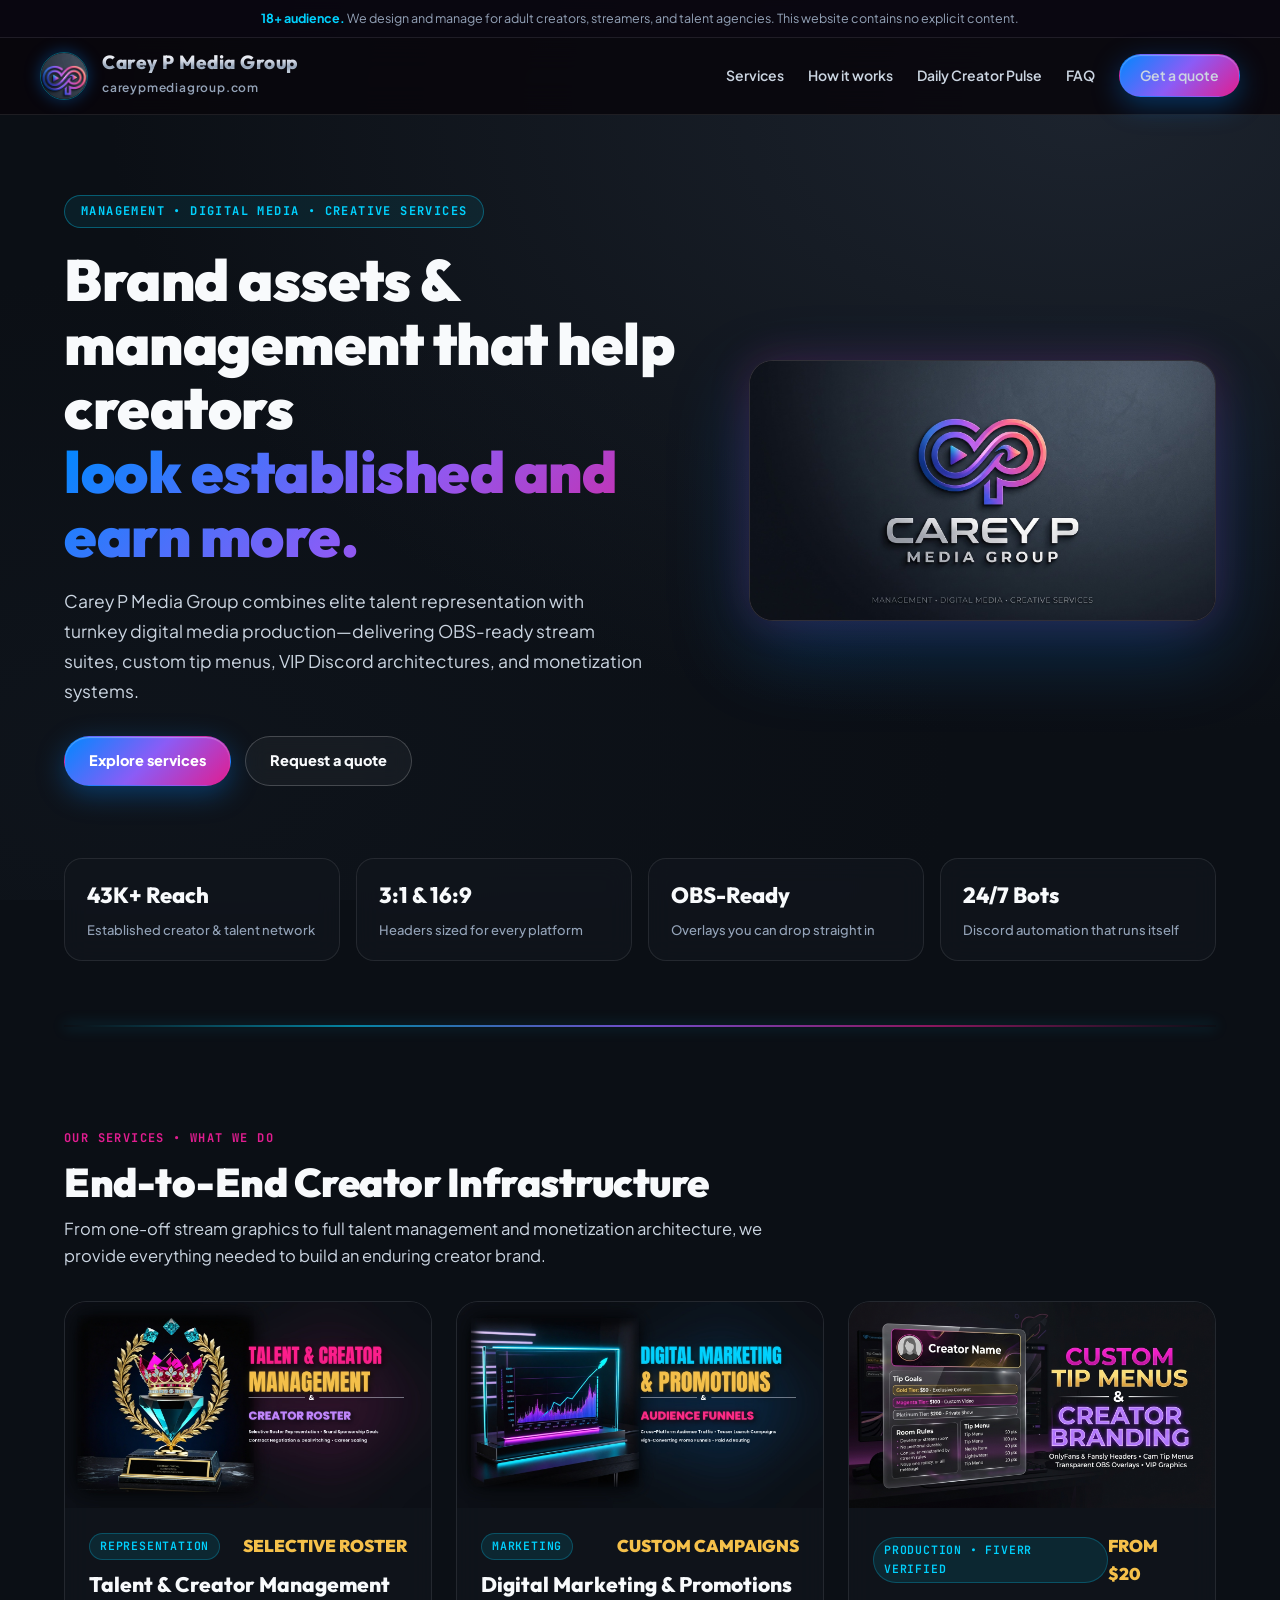
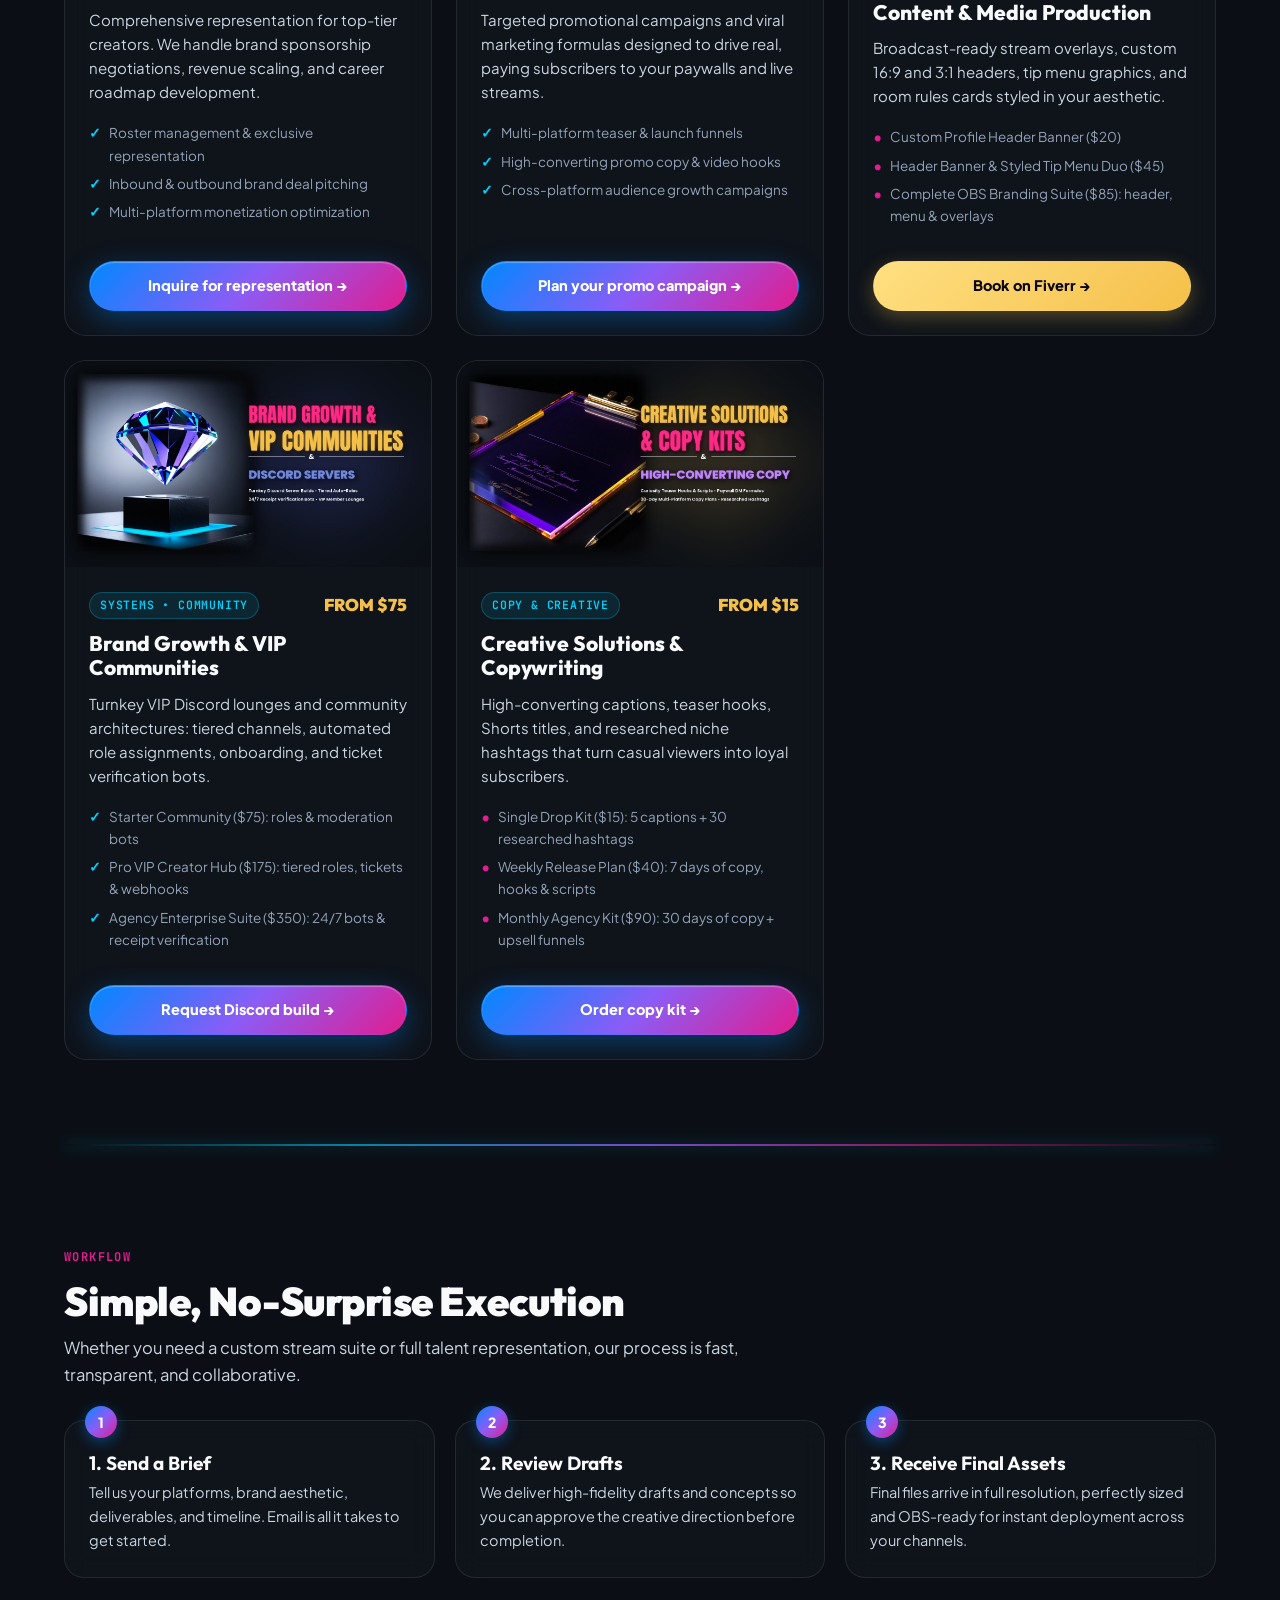
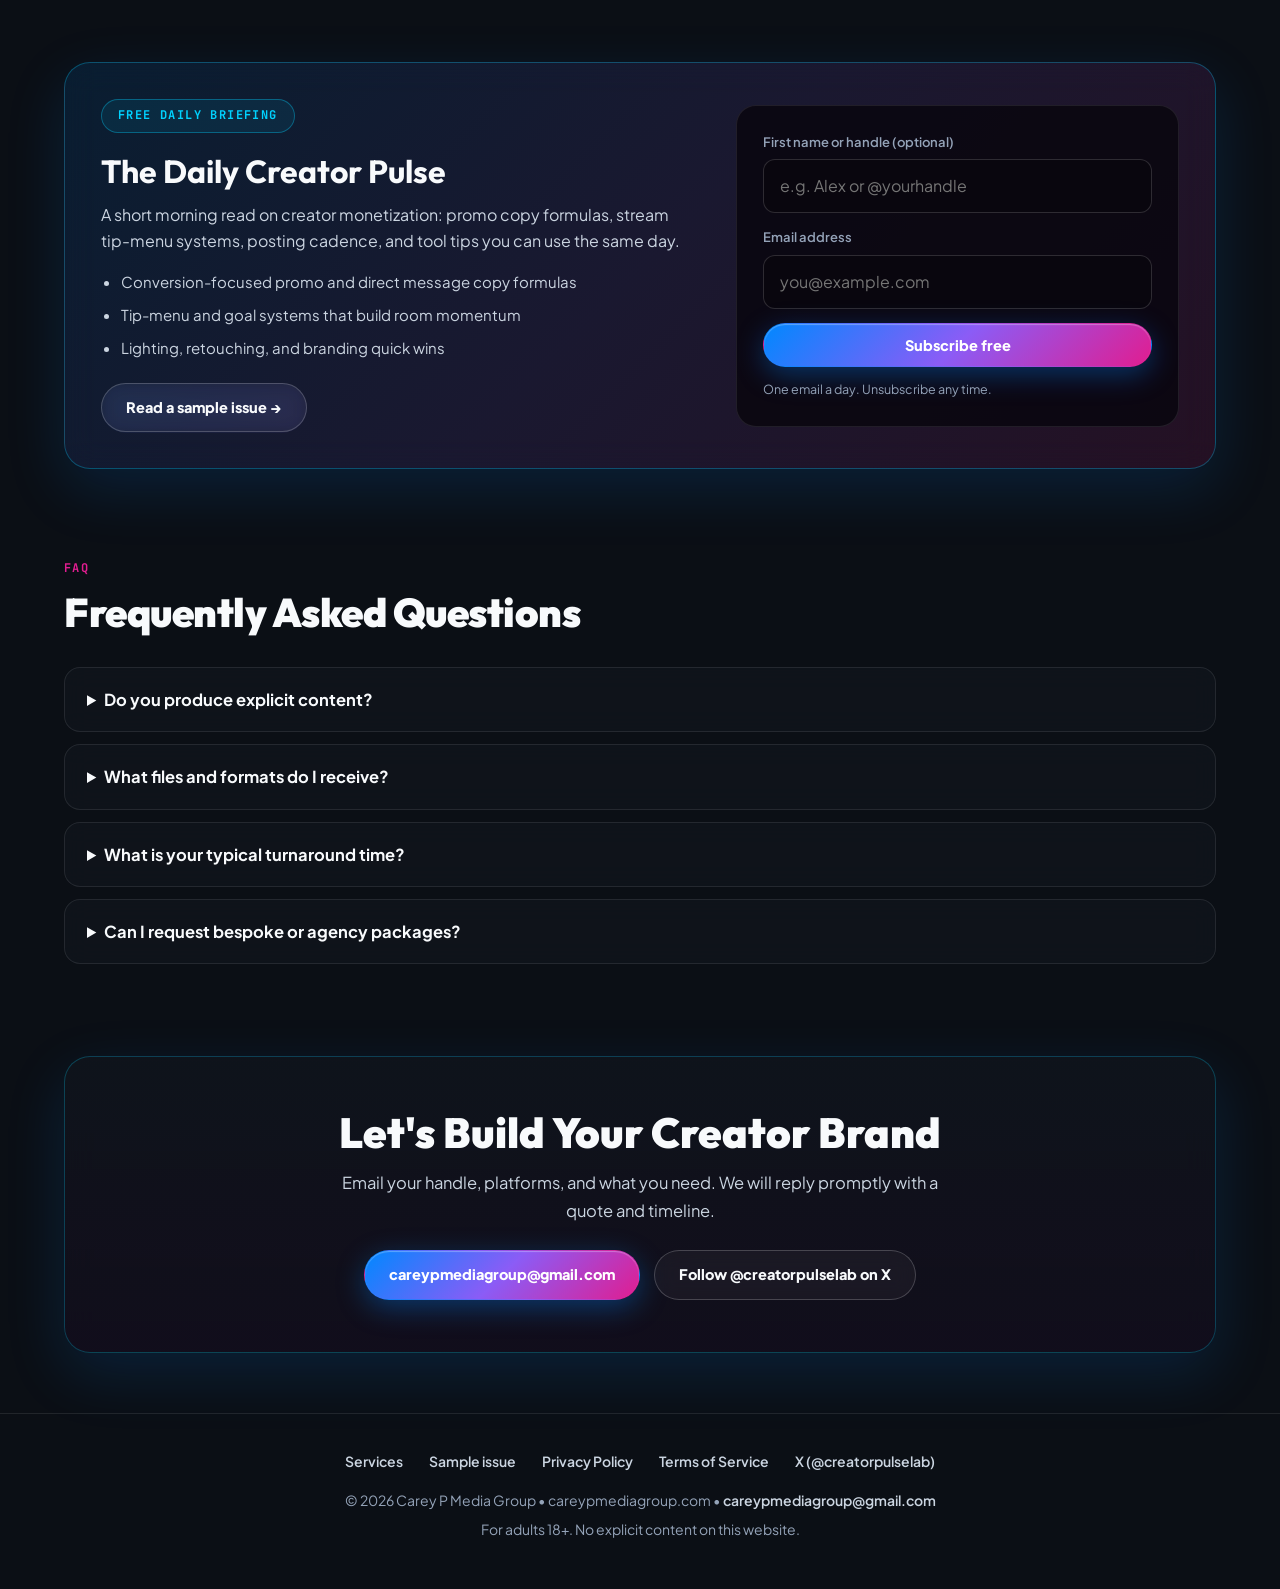
<file: index.html>
<!DOCTYPE html>
<html lang="en">
<head>
  <meta charset="UTF-8">
  <meta name="viewport" content="width=device-width, initial-scale=1.0">
  <title>Carey P Media Group • Talent Management, Digital Media &amp; Creator Solutions</title>
  <meta name="description" content="Carey P Media Group provides elite talent &amp; creator management, digital marketing, content &amp; media production, OBS stream suites, VIP Discord hubs, and monetization systems.">
  <link rel="canonical" href="https://careypmediagroup.com/">
  <meta property="og:type" content="website">
  <meta property="og:site_name" content="Carey P Media Group">
  <meta property="og:title" content="Carey P Media Group • Talent Management, Digital Media &amp; Creator Solutions">
  <meta property="og:description" content="Elite talent &amp; creator management, digital marketing, OBS stream graphics, custom tip menus, and turnkey monetization systems.">
  <meta property="og:url" content="https://careypmediagroup.com/">
  <meta property="og:image" content="https://careypmediagroup.com/assets/banner.png">
  <meta name="twitter:card" content="summary_large_image">
  <meta name="twitter:site" content="@creatorpulselab">
  <meta name="twitter:image" content="https://careypmediagroup.com/assets/banner.png">
  <link rel="icon" type="image/png" href="assets/favicon.png">
  <link rel="preconnect" href="https://fonts.googleapis.com">
  <link rel="preconnect" href="https://fonts.gstatic.com" crossorigin>
  <link href="https://fonts.googleapis.com/css2?family=Outfit:wght@500;700;800;900&family=Plus+Jakarta+Sans:wght@400;500;600;700;800&family=JetBrains+Mono:wght@500;700&display=swap" rel="stylesheet">
  <link rel="stylesheet" href="assets/site.css">
</head>
<body>
  <div class="age-bar"><strong>18+ audience.</strong> We design and manage for adult creators, streamers, and talent agencies. This website contains no explicit content.</div>

  <header class="site-header">
    <div class="header-inner">
      <a href="index.html" class="brand">
        <img src="assets/logo.png" alt="Carey P Media Group logo">
        <div><strong>Carey P Media Group</strong><span>careypmediagroup.com</span></div>
      </a>
      <nav class="main-nav">
        <a href="#services">Services</a>
        <a href="#process">How it works</a>
        <a href="#pulse">Daily Creator Pulse</a>
        <a href="#faq">FAQ</a>
        <a href="#contact" class="btn btn-primary btn-sm">Get a quote</a>
      </nav>
    </div>
  </header>

  <main>
    <section class="hero">
      <div>
        <span class="eyebrow">MANAGEMENT &bull; DIGITAL MEDIA &bull; CREATIVE SERVICES</span>
        <h1>Brand assets &amp; management that help creators <em>look established and earn more.</em></h1>
        <p class="lead">Carey P Media Group combines elite talent representation with turnkey digital media production—delivering OBS-ready stream suites, custom tip menus, VIP Discord architectures, and monetization systems.</p>
        <div class="cta-row">
          <a href="#services" class="btn btn-primary">Explore services</a>
          <a href="#contact" class="btn btn-ghost">Request a quote</a>
        </div>
      </div>
      <div class="hero-art">
        <img src="assets/hero_showcase.jpg" alt="Carey P Media Group 3D Brand Showcase Artwork">
      </div>
    </section>

    <div class="stats">
      <div class="stat"><strong>43K+ Reach</strong><span>Established creator &amp; talent network</span></div>
      <div class="stat"><strong>3:1 &amp; 16:9</strong><span>Headers sized for every platform</span></div>
      <div class="stat"><strong>OBS-Ready</strong><span>Overlays you can drop straight in</span></div>
      <div class="stat"><strong>24/7 Bots</strong><span>Discord automation that runs itself</span></div>
    </div>

    <div class="waveform-divider"></div>

    <section class="block" id="services">
      <div class="section-head">
        <span class="tag">Our Services &bull; What We Do</span>
        <h2>End-to-End Creator Infrastructure</h2>
        <p>From one-off stream graphics to full talent management and monetization architecture, we provide everything needed to build an enduring creator brand.</p>
      </div>

      <div class="grid">
        <!-- PILLAR 1: TALENT & CREATOR MANAGEMENT -->
        <article class="card">
          <img class="thumb" src="assets/service_talent_management.jpg" alt="Talent &amp; Creator Management - Exclusive Creator Roster Representation" loading="lazy">
          <div class="body">
            <div class="tag-row">
              <span class="tag-pill">Representation</span>
              <span class="price">Selective Roster</span>
            </div>
            <h3>Talent &amp; Creator Management</h3>
            <p>Comprehensive representation for top-tier creators. We handle brand sponsorship negotiations, revenue scaling, and career roadmap development.</p>
            <ul>
              <li><span class="check">✓</span> Roster management &amp; exclusive representation</li>
              <li><span class="check">✓</span> Inbound &amp; outbound brand deal pitching</li>
              <li><span class="check">✓</span> Multi-platform monetization optimization</li>
            </ul>
            <div class="actions">
              <a class="btn btn-primary" href="mailto:careypmediagroup@gmail.com?subject=Inquiry:%20Talent%20%26%20Creator%20Management">Inquire for representation &rarr;</a>
            </div>
          </div>
        </article>

        <!-- PILLAR 2: DIGITAL MARKETING & PROMOTIONS -->
        <article class="card">
          <img class="thumb" src="assets/service_digital_marketing.jpg" alt="Digital Marketing &amp; Promotions - Viral Audience Traffic Funnels" loading="lazy">
          <div class="body">
            <div class="tag-row">
              <span class="tag-pill">Marketing</span>
              <span class="price">Custom Campaigns</span>
            </div>
            <h3>Digital Marketing &amp; Promotions</h3>
            <p>Targeted promotional campaigns and viral marketing formulas designed to drive real, paying subscribers to your paywalls and live streams.</p>
            <ul>
              <li><span class="check">✓</span> Multi-platform teaser &amp; launch funnels</li>
              <li><span class="check">✓</span> High-converting promo copy &amp; video hooks</li>
              <li><span class="check">✓</span> Cross-platform audience growth campaigns</li>
            </ul>
            <div class="actions">
              <a class="btn btn-primary" href="mailto:careypmediagroup@gmail.com?subject=Inquiry:%20Digital%20Marketing%20%26%20Promotions">Plan your promo campaign &rarr;</a>
            </div>
          </div>
        </article>

        <!-- PILLAR 3: CONTENT & MEDIA PRODUCTION -->
        <article class="card">
          <img class="thumb" src="assets/GIG3_TIP_MENUS_COVER.jpg" alt="Content & Media Production - Custom tip menu and stream design" loading="lazy">
          <div class="body">
            <div class="tag-row">
              <span class="tag-pill">Production &bull; Fiverr Verified</span>
              <span class="price">From $20</span>
            </div>
            <h3>Content &amp; Media Production</h3>
            <p>Broadcast-ready stream overlays, custom 16:9 and 3:1 headers, tip menu graphics, and room rules cards styled in your aesthetic.</p>
            <ul>
              <li><span class="dot">•</span> Custom Profile Header Banner ($20)</li>
              <li><span class="dot">•</span> Header Banner &amp; Styled Tip Menu Duo ($45)</li>
              <li><span class="dot">•</span> Complete OBS Branding Suite ($85): header, menu &amp; overlays</li>
            </ul>
            <div class="actions">
              <a class="btn btn-gold" href="http://www.fiverr.com/s/GPPxKB3" target="_blank" rel="noopener">Book on Fiverr &rarr;</a>
            </div>
          </div>
        </article>

        <!-- PILLAR 4: BRAND GROWTH & MONETIZATION -->
        <article class="card">
          <img class="thumb" src="assets/service_brand_monetization.jpg" alt="Brand Growth &amp; VIP Communities - Turnkey Discord Server Architecture" loading="lazy">
          <div class="body">
            <div class="tag-row">
              <span class="tag-pill">Systems &bull; Community</span>
              <span class="price">From $75</span>
            </div>
            <h3>Brand Growth &amp; VIP Communities</h3>
            <p>Turnkey VIP Discord lounges and community architectures: tiered channels, automated role assignments, onboarding, and ticket verification bots.</p>
            <ul>
              <li><span class="check">✓</span> Starter Community ($75): roles &amp; moderation bots</li>
              <li><span class="check">✓</span> Pro VIP Creator Hub ($175): tiered roles, tickets &amp; webhooks</li>
              <li><span class="check">✓</span> Agency Enterprise Suite ($350): 24/7 bots &amp; receipt verification</li>
            </ul>
            <div class="actions">
              <a class="btn btn-primary" href="mailto:careypmediagroup@gmail.com?subject=Quote%20Request:%20Discord%20Server">Request Discord build &rarr;</a>
            </div>
          </div>
        </article>

        <!-- PILLAR 5: CREATIVE SOLUTIONS -->
        <article class="card">
          <img class="thumb" src="assets/service_creative_solutions.jpg" alt="Creative Solutions &amp; Copywriting - High-Converting Caption Kits &amp; Viral Scripts" loading="lazy">
          <div class="body">
            <div class="tag-row">
              <span class="tag-pill">Copy &amp; Creative</span>
              <span class="price">From $15</span>
            </div>
            <h3>Creative Solutions &amp; Copywriting</h3>
            <p>High-converting captions, teaser hooks, Shorts titles, and researched niche hashtags that turn casual viewers into loyal subscribers.</p>
            <ul>
              <li><span class="dot">•</span> Single Drop Kit ($15): 5 captions + 30 researched hashtags</li>
              <li><span class="dot">•</span> Weekly Release Plan ($40): 7 days of copy, hooks &amp; scripts</li>
              <li><span class="dot">•</span> Monthly Agency Kit ($90): 30 days of copy + upsell funnels</li>
            </ul>
            <div class="actions">
              <a class="btn btn-primary" href="mailto:careypmediagroup@gmail.com?subject=Quote%20Request:%20Captions%20and%20Hooks">Order copy kit &rarr;</a>
            </div>
          </div>
        </article>
      </div>
    </section>

    <div class="waveform-divider"></div>

    <section class="block" id="process">
      <div class="section-head">
        <span class="tag">Workflow</span>
        <h2>Simple, No-Surprise Execution</h2>
        <p>Whether you need a custom stream suite or full talent representation, our process is fast, transparent, and collaborative.</p>
      </div>
      <div class="steps">
        <div class="step">
          <h3>1. Send a Brief</h3>
          <p>Tell us your platforms, brand aesthetic, deliverables, and timeline. Email is all it takes to get started.</p>
        </div>
        <div class="step">
          <h3>2. Review Drafts</h3>
          <p>We deliver high-fidelity drafts and concepts so you can approve the creative direction before completion.</p>
        </div>
        <div class="step">
          <h3>3. Receive Final Assets</h3>
          <p>Final files arrive in full resolution, perfectly sized and OBS-ready for instant deployment across your channels.</p>
        </div>
      </div>
    </section>

    <section class="block" id="pulse">
      <div class="pulse-box">
        <div>
          <span class="eyebrow">FREE DAILY BRIEFING</span>
          <h2>The Daily Creator Pulse</h2>
          <p>A short morning read on creator monetization: promo copy formulas, stream tip-menu systems, posting cadence, and tool tips you can use the same day.</p>
          <ul>
            <li>Conversion-focused promo and direct message copy formulas</li>
            <li>Tip-menu and goal systems that build room momentum</li>
            <li>Lighting, retouching, and branding quick wins</li>
          </ul>
          <a class="btn btn-ghost" href="pulse-preview.html" target="_blank" rel="noopener">Read a sample issue &rarr;</a>
        </div>
        <form class="signup" id="signupForm" onsubmit="handleSignup(event)">
          <label for="signupName">First name or handle (optional)</label>
          <input id="signupName" type="text" autocomplete="given-name" placeholder="e.g. Alex or @yourhandle">
          <label for="signupEmail">Email address</label>
          <input id="signupEmail" type="email" required autocomplete="email" placeholder="you@example.com">
          <input type="text" id="signupWebsite" name="website" tabindex="-1" autocomplete="off" aria-hidden="true" style="position:absolute;left:-9999px;opacity:0;height:0;width:0;">
          <button type="submit" id="signupBtn" class="btn btn-primary" style="width:100%;">Subscribe free</button>
          <div class="note" id="signupNote">One email a day. Unsubscribe any time.</div>
        </form>
      </div>
    </section>

    <section class="block" id="faq">
      <div class="section-head">
        <span class="tag">FAQ</span>
        <h2>Frequently Asked Questions</h2>
      </div>
      <details class="faq"><summary>Do you produce explicit content?</summary><p>No. We provide branding, graphic design, stream overlays, community architecture, and talent management. We do not produce or host explicit content, and this website contains none.</p></details>
      <details class="faq"><summary>What files and formats do I receive?</summary><p>High-resolution PNG, JPG, and MP4 files formatted for each platform, plus transparent OBS-ready overlays and setup instructions.</p></details>
      <details class="faq"><summary>What is your typical turnaround time?</summary><p>Single assets (headers, tip menus) typically deliver within 24–48 hours. Full branding suites deliver in 3–5 days. We confirm delivery dates before beginning work.</p></details>
      <details class="faq"><summary>Can I request bespoke or agency packages?</summary><p>Yes. Email us your requirements and we will provide a custom proposal tailored to your creator brand or agency roster.</p></details>
    </section>

    <section class="contact" id="contact">
      <h2>Let's Build Your Creator Brand</h2>
      <p>Email your handle, platforms, and what you need. We will reply promptly with a quote and timeline.</p>
      <div class="cta-row" style="justify-content:center;">
        <a class="btn btn-primary" href="mailto:careypmediagroup@gmail.com?subject=Quote%20Request">careypmediagroup@gmail.com</a>
        <a class="btn btn-ghost" href="https://x.com/creatorpulselab" target="_blank" rel="noopener">Follow @creatorpulselab on X</a>
      </div>
    </section>
  </main>

  <footer class="site-footer">
    <div class="links">
      <a href="#services">Services</a>
      <a href="pulse-preview.html">Sample issue</a>
      <a href="privacy.html">Privacy Policy</a>
      <a href="terms.html">Terms of Service</a>
      <a href="https://x.com/creatorpulselab" target="_blank" rel="noopener">X (@creatorpulselab)</a>
    </div>
    <p>&copy; 2026 Carey P Media Group &bull; careypmediagroup.com &bull; <a href="mailto:careypmediagroup@gmail.com">careypmediagroup@gmail.com</a></p>
    <p style="margin-top:6px;">For adults 18+. No explicit content on this website.</p>
  </footer>

  <script>
    const SIGNUP_URL = 'https://secondary-pc.taile1557e.ts.net:8443/subscribe';

    async function handleSignup(e) {
      e.preventDefault();
      const email = document.getElementById('signupEmail').value.trim();
      const name = document.getElementById('signupName').value.trim();
      const honeypot = document.getElementById('signupWebsite').value;
      const note = document.getElementById('signupNote');
      const btn = document.getElementById('signupBtn');
      if (!email) return;
      btn.disabled = true;
      btn.textContent = 'Subscribing...';
      let ok = false;
      let message = 'Something went wrong. Please email careypmediagroup@gmail.com to be added.';
      try {
        const res = await fetch(SIGNUP_URL, {
          method: 'POST',
          headers: { 'Content-Type': 'application/json' },
          body: JSON.stringify({ email, name, publications: ['creator_pulse'], website: honeypot })
        });
        const data = await res.json().catch(() => ({}));
        ok = res.ok && data.ok;
        if (!ok && data.error) message = data.error;
      } catch (err) {}
      btn.disabled = false;
      btn.textContent = 'Subscribe free';
      note.style.color = ok ? '#10b981' : '#f5c04a';
      note.textContent = ok ? 'Almost done: we emailed you a confirmation link. Click it to finish subscribing (check spam too).' : message;
      if (ok) document.getElementById('signupForm').reset();
    }
  </script>
</body>
</html>
</file>
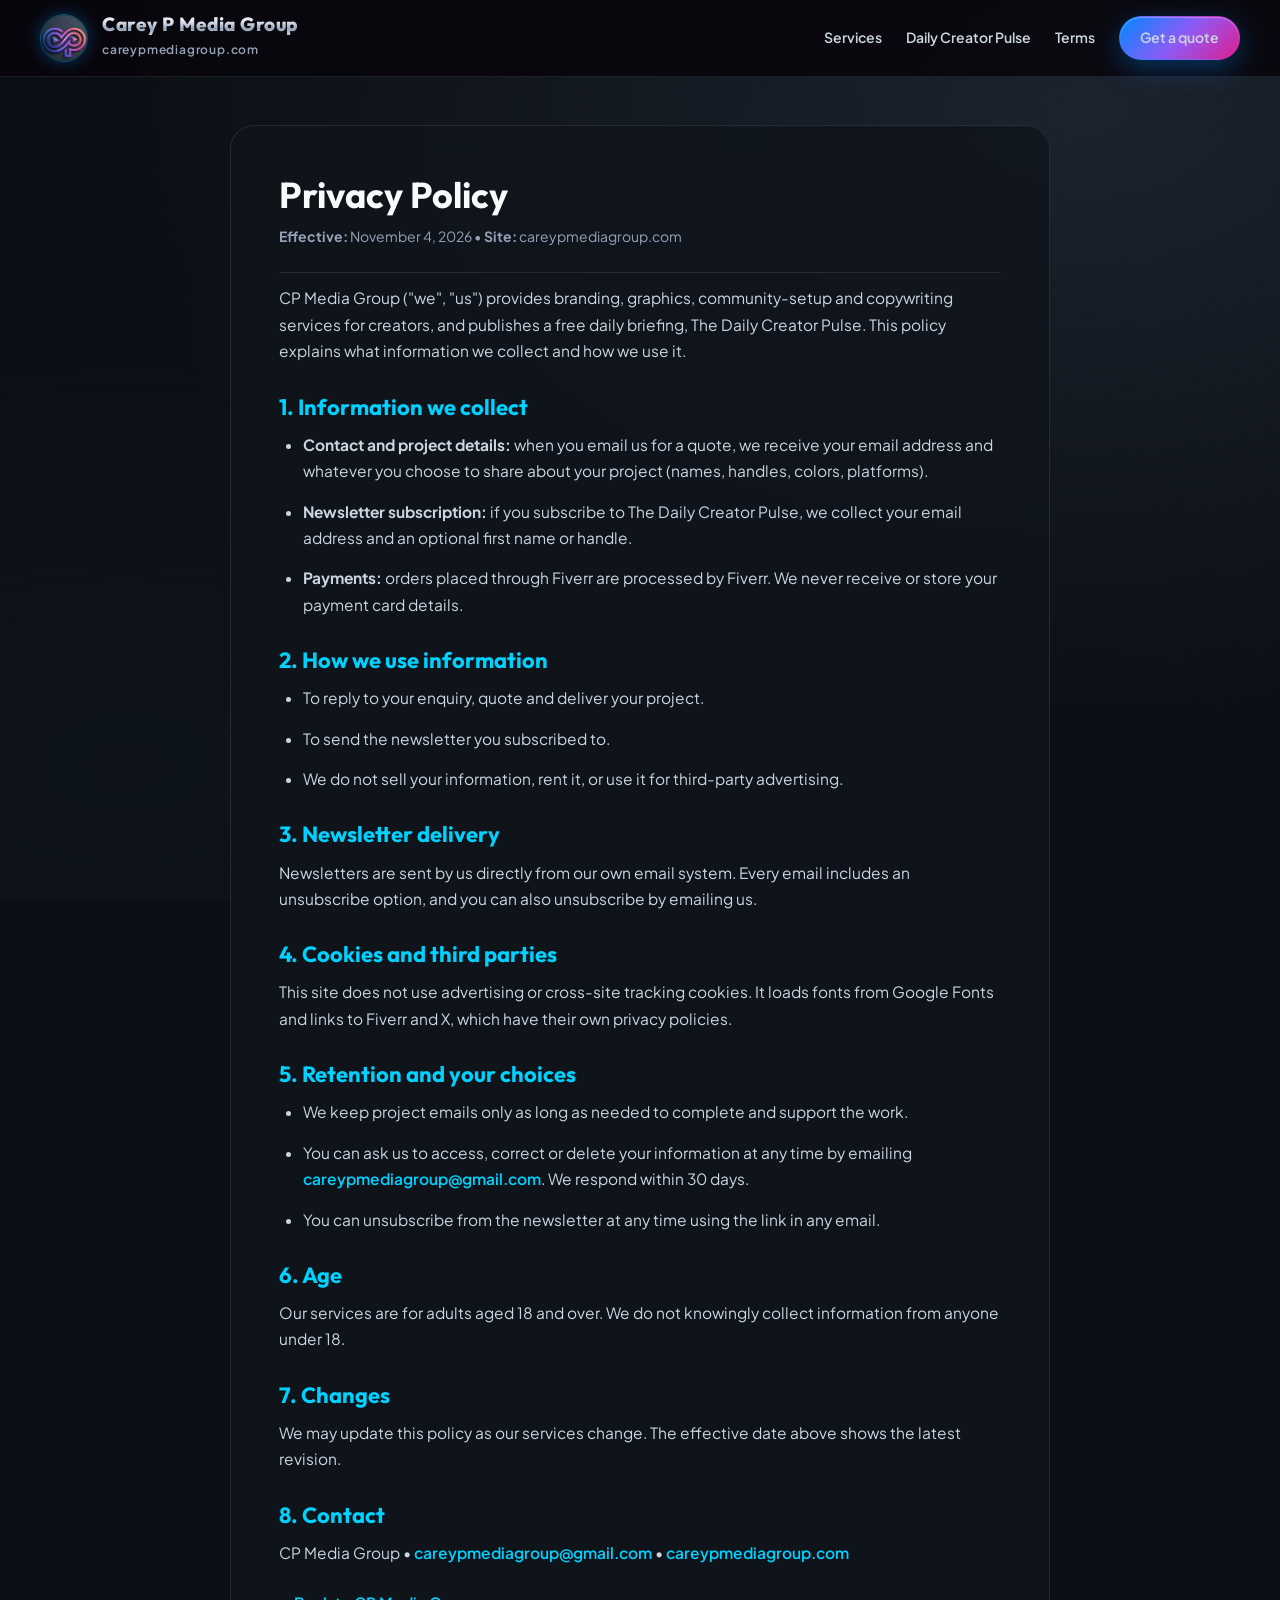
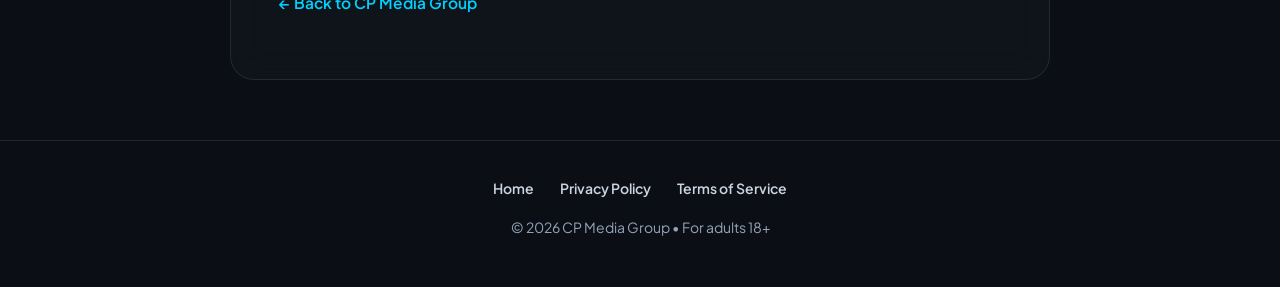
<file: privacy.html>
<!DOCTYPE html>
<html lang="en">
<head>
  <meta charset="UTF-8">
  <meta name="viewport" content="width=device-width, initial-scale=1.0">
  <title>Privacy Policy • Carey P Media Group</title>
  <meta name="description" content="Privacy Policy for CP Media Group (careypmediagroup.com).">
  <link rel="canonical" href="https://careypmediagroup.com/privacy.html">
  <link rel="icon" type="image/png" href="assets/favicon.png">
  <link rel="preconnect" href="https://fonts.googleapis.com">
  <link rel="preconnect" href="https://fonts.gstatic.com" crossorigin>
  <link href="https://fonts.googleapis.com/css2?family=Outfit:wght@500;700;800;900&family=Plus+Jakarta+Sans:wght@400;500;600;700;800&family=JetBrains+Mono:wght@500;700&display=swap" rel="stylesheet">
  <link rel="stylesheet" href="assets/site.css">
</head>
<body>
  <header class="site-header">
    <div class="header-inner">
      <a href="index.html" class="brand">
        <img src="assets/logo.png" alt="Carey P Media Group logo">
        <div><strong>Carey P Media Group</strong><span>careypmediagroup.com</span></div>
      </a>
      <nav class="main-nav">
        <a href="index.html#services">Services</a>
        <a href="index.html#pulse">Daily Creator Pulse</a>
        <a href="terms.html">Terms</a>
        <a href="index.html#contact" class="btn btn-primary btn-sm">Get a quote</a>
      </nav>
    </div>
  </header>

  <div class="doc">
    <article class="doc-card">
      <h1>Privacy Policy</h1>
      <div class="meta"><strong>Effective:</strong> November 4, 2026 &bull; <strong>Site:</strong> careypmediagroup.com</div>

      <p>CP Media Group ("we", "us") provides branding, graphics, community-setup and copywriting services for creators, and publishes a free daily briefing, The Daily Creator Pulse. This policy explains what information we collect and how we use it.</p>

      <h2>1. Information we collect</h2>
      <ul>
        <li><strong>Contact and project details:</strong> when you email us for a quote, we receive your email address and whatever you choose to share about your project (names, handles, colors, platforms).</li>
        <li><strong>Newsletter subscription:</strong> if you subscribe to The Daily Creator Pulse, we collect your email address and an optional first name or handle.</li>
        <li><strong>Payments:</strong> orders placed through Fiverr are processed by Fiverr. We never receive or store your payment card details.</li>
      </ul>

      <h2>2. How we use information</h2>
      <ul>
        <li>To reply to your enquiry, quote and deliver your project.</li>
        <li>To send the newsletter you subscribed to.</li>
        <li>We do not sell your information, rent it, or use it for third-party advertising.</li>
      </ul>

      <h2>3. Newsletter delivery</h2>
      <p>Newsletters are sent by us directly from our own email system. Every email includes an unsubscribe option, and you can also unsubscribe by emailing us.</p>

      <h2>4. Cookies and third parties</h2>
      <p>This site does not use advertising or cross-site tracking cookies. It loads fonts from Google Fonts and links to Fiverr and X, which have their own privacy policies.</p>

      <h2>5. Retention and your choices</h2>
      <ul>
        <li>We keep project emails only as long as needed to complete and support the work.</li>
        <li>You can ask us to access, correct or delete your information at any time by emailing <a href="mailto:careypmediagroup@gmail.com">careypmediagroup@gmail.com</a>. We respond within 30 days.</li>
        <li>You can unsubscribe from the newsletter at any time using the link in any email.</li>
      </ul>

      <h2>6. Age</h2>
      <p>Our services are for adults aged 18 and over. We do not knowingly collect information from anyone under 18.</p>

      <h2>7. Changes</h2>
      <p>We may update this policy as our services change. The effective date above shows the latest revision.</p>

      <h2>8. Contact</h2>
      <p>CP Media Group &bull; <a href="mailto:careypmediagroup@gmail.com">careypmediagroup@gmail.com</a> &bull; <a href="https://careypmediagroup.com">careypmediagroup.com</a></p>
      <p style="margin-top:24px;"><a href="index.html">&larr; Back to CP Media Group</a></p>
    </article>
  </div>

  <footer class="site-footer">
    <div class="links">
      <a href="index.html">Home</a>
      <a href="privacy.html">Privacy Policy</a>
      <a href="terms.html">Terms of Service</a>
    </div>
    <p>&copy; 2026 CP Media Group &bull; For adults 18+</p>
  </footer>
</body>
</html>
</file>
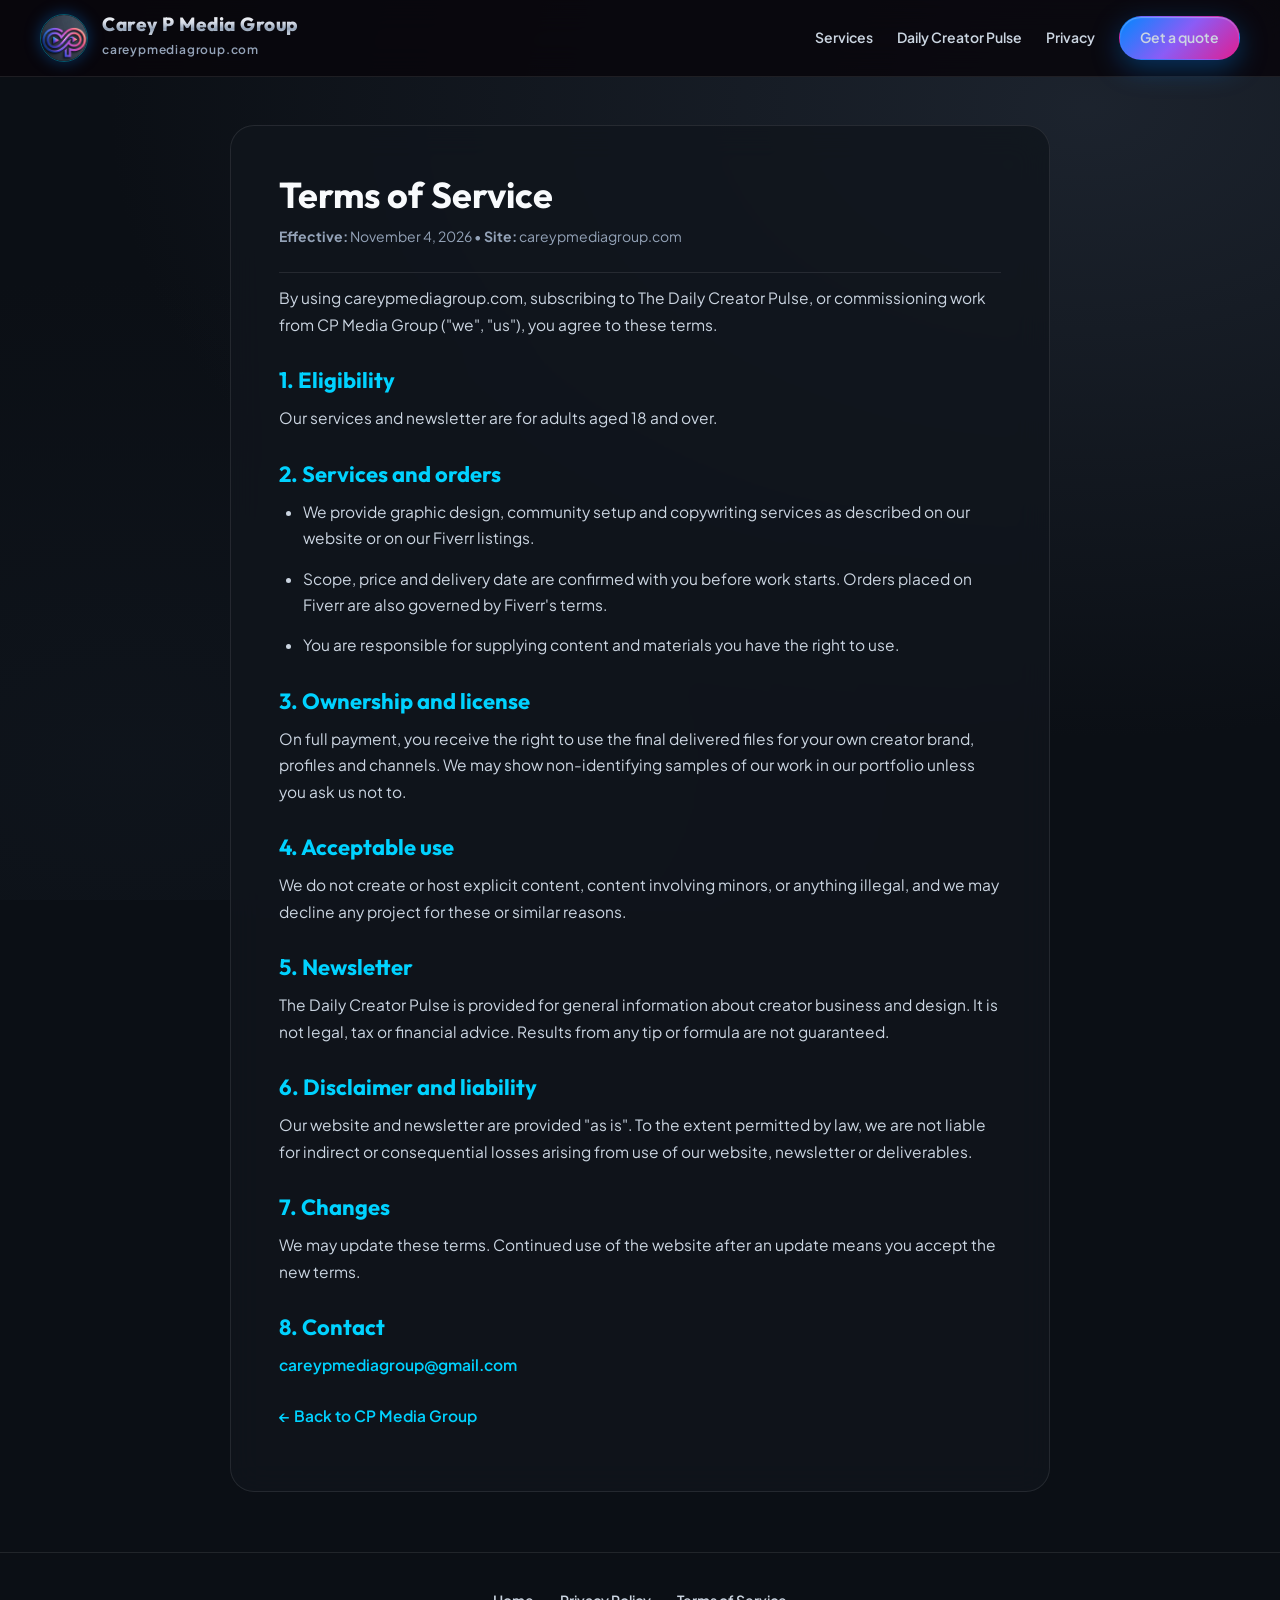
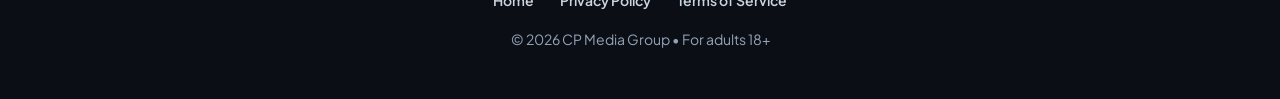
<file: terms.html>
<!DOCTYPE html>
<html lang="en">
<head>
  <meta charset="UTF-8">
  <meta name="viewport" content="width=device-width, initial-scale=1.0">
  <title>Terms of Service • Carey P Media Group</title>
  <meta name="description" content="Terms of Service for CP Media Group (careypmediagroup.com).">
  <link rel="canonical" href="https://careypmediagroup.com/terms.html">
  <link rel="icon" type="image/png" href="assets/favicon.png">
  <link rel="preconnect" href="https://fonts.googleapis.com">
  <link rel="preconnect" href="https://fonts.gstatic.com" crossorigin>
  <link href="https://fonts.googleapis.com/css2?family=Outfit:wght@500;700;800;900&family=Plus+Jakarta+Sans:wght@400;500;600;700;800&family=JetBrains+Mono:wght@500;700&display=swap" rel="stylesheet">
  <link rel="stylesheet" href="assets/site.css">
</head>
<body>
  <header class="site-header">
    <div class="header-inner">
      <a href="index.html" class="brand">
        <img src="assets/logo.png" alt="Carey P Media Group logo">
        <div><strong>Carey P Media Group</strong><span>careypmediagroup.com</span></div>
      </a>
      <nav class="main-nav">
        <a href="index.html#services">Services</a>
        <a href="index.html#pulse">Daily Creator Pulse</a>
        <a href="privacy.html">Privacy</a>
        <a href="index.html#contact" class="btn btn-primary btn-sm">Get a quote</a>
      </nav>
    </div>
  </header>

  <div class="doc">
    <article class="doc-card">
      <h1>Terms of Service</h1>
      <div class="meta"><strong>Effective:</strong> November 4, 2026 &bull; <strong>Site:</strong> careypmediagroup.com</div>

      <p>By using careypmediagroup.com, subscribing to The Daily Creator Pulse, or commissioning work from CP Media Group ("we", "us"), you agree to these terms.</p>

      <h2>1. Eligibility</h2>
      <p>Our services and newsletter are for adults aged 18 and over.</p>

      <h2>2. Services and orders</h2>
      <ul>
        <li>We provide graphic design, community setup and copywriting services as described on our website or on our Fiverr listings.</li>
        <li>Scope, price and delivery date are confirmed with you before work starts. Orders placed on Fiverr are also governed by Fiverr's terms.</li>
        <li>You are responsible for supplying content and materials you have the right to use.</li>
      </ul>

      <h2>3. Ownership and license</h2>
      <p>On full payment, you receive the right to use the final delivered files for your own creator brand, profiles and channels. We may show non-identifying samples of our work in our portfolio unless you ask us not to.</p>

      <h2>4. Acceptable use</h2>
      <p>We do not create or host explicit content, content involving minors, or anything illegal, and we may decline any project for these or similar reasons.</p>

      <h2>5. Newsletter</h2>
      <p>The Daily Creator Pulse is provided for general information about creator business and design. It is not legal, tax or financial advice. Results from any tip or formula are not guaranteed.</p>

      <h2>6. Disclaimer and liability</h2>
      <p>Our website and newsletter are provided "as is". To the extent permitted by law, we are not liable for indirect or consequential losses arising from use of our website, newsletter or deliverables.</p>

      <h2>7. Changes</h2>
      <p>We may update these terms. Continued use of the website after an update means you accept the new terms.</p>

      <h2>8. Contact</h2>
      <p><a href="mailto:careypmediagroup@gmail.com">careypmediagroup@gmail.com</a></p>
      <p style="margin-top:24px;"><a href="index.html">&larr; Back to CP Media Group</a></p>
    </article>
  </div>

  <footer class="site-footer">
    <div class="links">
      <a href="index.html">Home</a>
      <a href="privacy.html">Privacy Policy</a>
      <a href="terms.html">Terms of Service</a>
    </div>
    <p>&copy; 2026 CP Media Group &bull; For adults 18+</p>
  </footer>
</body>
</html>
</file>
<file: assets/site.css>
/* Carey P Media Group • Cyber-Luxury Stylesheet */
:root {
  --bg: #0b0f15;
  --bg-card: rgba(16, 21, 29, 0.82);
  --card-border: rgba(255, 255, 255, 0.09);
  --card-border-hover: rgba(0, 210, 255, 0.45);
  --cyan: #00d2ff;
  --blue: #0088ff;
  --vio: #8b5cf6;
  --mag: #e11d90;
  --gold: #f5c04a;
  --silver: #e2e8f0;
  --text: #f8fafc;
  --sub: #cbd5e1;
  --muted: #94a3b8;
  --gradient-neon: linear-gradient(135deg, #0088ff 0%, #8b5cf6 50%, #e11d90 100%);
  --gradient-chrome: linear-gradient(180deg, #ffffff 0%, #d8dde8 40%, #94a3b8 70%, #cbd5e1 100%);
}

* { box-sizing: border-box; margin: 0; padding: 0; }
html { scroll-behavior: smooth; }

body {
  background-color: #0b0f15;
  background-image: 
    radial-gradient(1400px 900px at 85% 12%, rgba(45, 55, 70, 0.5), transparent 70%),
    radial-gradient(1100px 650px at 10% 85%, rgba(16, 22, 30, 0.7), transparent 75%);
  background-attachment: fixed;
  color: var(--sub);
  font-family: 'Plus Jakarta Sans', -apple-system, 'Segoe UI', Roboto, sans-serif;
  line-height: 1.65;
  min-height: 100vh;
}

a { color: var(--cyan); text-decoration: none; font-weight: 600; transition: color 0.2s ease; }
a:hover { color: #fff; text-shadow: 0 0 10px rgba(0, 210, 255, 0.6); }

img { max-width: 100%; display: block; }
h1, h2, h3 { font-family: 'Outfit', sans-serif; color: var(--text); line-height: 1.15; }

/* Top Age Bar */
.age-bar {
  background: rgba(10, 7, 16, 0.95);
  border-bottom: 1px solid var(--card-border);
  text-align: center;
  font-size: 12.5px;
  padding: 8px 16px;
  color: var(--muted);
  backdrop-filter: blur(10px);
}
.age-bar strong { color: var(--cyan); }

/* Header */
header.site-header {
  position: sticky;
  top: 0;
  z-index: 50;
  background: rgba(8, 6, 12, 0.88);
  backdrop-filter: blur(16px);
  -webkit-backdrop-filter: blur(16px);
  border-bottom: 1px solid var(--card-border);
  padding: 14px 24px;
}
.header-inner {
  max-width: 1200px;
  margin: 0 auto;
  display: flex;
  align-items: center;
  justify-content: space-between;
  gap: 16px;
  flex-wrap: wrap;
}
.brand {
  display: flex;
  align-items: center;
  gap: 14px;
  text-decoration: none;
}
.brand img {
  width: 48px;
  height: 48px;
  border-radius: 50%;
  border: 1.5px solid rgba(0, 210, 255, 0.4);
  box-shadow: 0 0 16px rgba(0, 136, 255, 0.35);
  transition: transform 0.3s ease, box-shadow 0.3s ease;
}
.brand:hover img {
  transform: scale(1.05);
  box-shadow: 0 0 24px rgba(225, 29, 144, 0.5);
  border-color: var(--mag);
}
.brand strong {
  display: block;
  font-family: 'Outfit', sans-serif;
  font-size: 19px;
  font-weight: 800;
  letter-spacing: 0.5px;
  background: var(--gradient-chrome);
  -webkit-background-clip: text;
  background-clip: text;
  color: transparent;
  line-height: 1.1;
}
.brand span {
  font-size: 12px;
  color: var(--muted);
  font-weight: 600;
  letter-spacing: 0.8px;
}

nav.main-nav { display: flex; align-items: center; gap: 24px; flex-wrap: wrap; }
nav.main-nav a { text-decoration: none; font-size: 14px; color: var(--sub); font-weight: 600; }
nav.main-nav a:hover { color: var(--cyan); }

/* Buttons */
.btn {
  display: inline-flex;
  align-items: center;
  justify-content: center;
  gap: 8px;
  padding: 12px 24px;
  border-radius: 999px;
  font-weight: 800;
  font-size: 14.5px;
  text-decoration: none;
  border: 1px solid transparent;
  cursor: pointer;
  font-family: inherit;
  transition: all 0.25s cubic-bezier(0.16, 1, 0.3, 1);
}
.btn-primary {
  background: var(--gradient-neon);
  color: #fff;
  box-shadow: 0 8px 28px rgba(0, 136, 255, 0.35), inset 0 1px 1px rgba(255, 255, 255, 0.3);
}
.btn-primary:hover {
  transform: translateY(-2px);
  box-shadow: 0 12px 34px rgba(225, 29, 144, 0.45), inset 0 1px 2px rgba(255, 255, 255, 0.5);
  color: #fff;
}
.btn-ghost {
  background: rgba(255, 255, 255, 0.04);
  color: var(--text);
  border-color: rgba(255, 255, 255, 0.2);
  backdrop-filter: blur(10px);
}
.btn-ghost:hover {
  background: rgba(255, 255, 255, 0.1);
  border-color: var(--cyan);
  color: #fff;
  transform: translateY(-2px);
}
.btn-gold {
  background: linear-gradient(135deg, #ffe082, var(--gold));
  color: #0b0712;
  font-weight: 800;
  box-shadow: 0 6px 20px rgba(245, 192, 74, 0.3);
}
.btn-gold:hover {
  transform: translateY(-2px);
  box-shadow: 0 10px 28px rgba(245, 192, 74, 0.45);
  color: #0b0712;
}
.btn-sm { padding: 9px 20px; font-size: 13.5px; }

/* Main Wrapper */
main, .wrap { max-width: 1200px; margin: 0 auto; padding: 0 24px; }

/* Hero Section */
.hero {
  display: grid;
  grid-template-columns: 1.15fr 0.85fr;
  gap: 52px;
  align-items: center;
  padding: 80px 0 60px;
}
.eyebrow {
  display: inline-flex;
  align-items: center;
  gap: 8px;
  font-family: 'JetBrains Mono', monospace;
  font-size: 12px;
  font-weight: 700;
  letter-spacing: 1.4px;
  color: var(--cyan);
  background: rgba(0, 210, 255, 0.08);
  border: 1px solid rgba(0, 210, 255, 0.35);
  border-radius: 999px;
  padding: 6px 16px;
  margin-bottom: 20px;
  text-transform: uppercase;
}
.hero h1 {
  font-size: clamp(36px, 5.2vw, 58px);
  font-weight: 900;
  letter-spacing: -0.5px;
  margin-bottom: 20px;
  line-height: 1.1;
}
.hero h1 em {
  font-style: normal;
  background: var(--gradient-neon);
  -webkit-background-clip: text;
  background-clip: text;
  color: transparent;
  display: inline-block;
}
.hero p.lead {
  font-size: 17.5px;
  color: var(--sub);
  margin-bottom: 30px;
  max-width: 580px;
  line-height: 1.7;
}
.cta-row { display: flex; gap: 14px; flex-wrap: wrap; }

/* Hero Artwork Showcase */
.hero-art {
  border: 1px solid rgba(255, 255, 255, 0.15);
  border-radius: 24px;
  overflow: hidden;
  box-shadow: 0 28px 80px rgba(0, 136, 255, 0.25), 0 0 40px rgba(225, 29, 144, 0.2);
  background: rgba(14, 11, 20, 0.9);
  transition: transform 0.4s ease, box-shadow 0.4s ease;
  position: relative;
}
.hero-art:hover {
  transform: translateY(-4px) scale(1.01);
  box-shadow: 0 32px 90px rgba(0, 210, 255, 0.35), 0 0 50px rgba(225, 29, 144, 0.3);
  border-color: rgba(0, 210, 255, 0.5);
}
.hero-art img { width: 100%; display: block; }

/* Stats Bar */
.stats {
  display: grid;
  grid-template-columns: repeat(auto-fit, minmax(170px, 1fr));
  gap: 16px;
  margin: 12px 0 64px;
}
.stat {
  background: var(--bg-card);
  border: 1px solid var(--card-border);
  backdrop-filter: blur(12px);
  border-radius: 18px;
  padding: 18px 22px;
  transition: border-color 0.25s, transform 0.25s;
}
.stat:hover {
  border-color: rgba(0, 210, 255, 0.35);
  transform: translateY(-2px);
}
.stat strong {
  display: block;
  font-family: 'Outfit', sans-serif;
  font-size: 22px;
  font-weight: 800;
  color: var(--text);
  margin-bottom: 2px;
}
.stat span { font-size: 13px; color: var(--muted); font-weight: 500; }

/* Section Headings */
section.block { padding: 48px 0 36px; }
.section-head { margin-bottom: 32px; max-width: 760px; }
.section-head .tag {
  font-family: 'JetBrains Mono', monospace;
  font-size: 12px;
  font-weight: 700;
  letter-spacing: 1.4px;
  color: var(--mag);
  text-transform: uppercase;
  display: inline-block;
  margin-bottom: 6px;
}
.section-head h2 {
  font-size: clamp(28px, 3.6vw, 40px);
  font-weight: 900;
  letter-spacing: -0.5px;
  margin: 4px 0 10px;
}
.section-head p { font-size: 16.5px; color: var(--sub); }

/* Waveform Accent Divider */
.waveform-divider {
  width: 100%;
  height: 2px;
  background: linear-gradient(90deg, transparent 0%, rgba(0, 210, 255, 0.6) 25%, rgba(139, 92, 246, 0.8) 50%, rgba(225, 29, 144, 0.6) 75%, transparent 100%);
  margin: 48px 0;
  box-shadow: 0 0 14px rgba(0, 210, 255, 0.4);
}

/* Services Grid (The 5 Core Pillars) */
.grid {
  display: grid;
  grid-template-columns: repeat(auto-fit, minmax(min(340px, 100%), 1fr));
  gap: 24px;
}
.card {
  background: var(--bg-card);
  border: 1px solid var(--card-border);
  backdrop-filter: blur(14px);
  border-radius: 22px;
  overflow: hidden;
  display: flex;
  flex-direction: column;
  transition: transform 0.3s ease, border-color 0.3s ease, box-shadow 0.3s ease;
}
.card:hover {
  transform: translateY(-4px);
  border-color: var(--card-border-hover);
  box-shadow: 0 20px 50px rgba(0, 136, 255, 0.15), 0 0 25px rgba(225, 29, 144, 0.1);
}
.card .thumb {
  aspect-ratio: 16 / 9;
  object-fit: cover;
  width: 100%;
}
.card .thumb-pillar {
  aspect-ratio: 16 / 9;
  display: flex;
  flex-direction: column;
  align-items: center;
  justify-content: center;
  background: linear-gradient(135deg, rgba(0, 136, 255, 0.22), rgba(139, 92, 246, 0.22), rgba(225, 29, 144, 0.22));
  border-bottom: 1px solid var(--card-border);
  text-align: center;
  padding: 24px;
  position: relative;
}
.card .thumb-pillar .pillar-icon {
  font-size: 38px;
  margin-bottom: 8px;
  filter: drop-shadow(0 0 12px rgba(0, 210, 255, 0.5));
}
.card .thumb-pillar .pillar-label {
  font-family: 'Outfit', sans-serif;
  font-weight: 800;
  font-size: 20px;
  color: var(--text);
  letter-spacing: 0.5px;
}
.card .body {
  padding: 24px;
  display: flex;
  flex-direction: column;
  gap: 12px;
  flex: 1;
}
.card .tag-row {
  display: flex;
  justify-content: space-between;
  align-items: center;
  font-family: 'JetBrains Mono', monospace;
  font-size: 11.5px;
  letter-spacing: 0.8px;
  color: var(--muted);
  text-transform: uppercase;
  font-weight: 600;
}
.card .tag-pill {
  background: rgba(0, 210, 255, 0.1);
  color: var(--cyan);
  padding: 3px 10px;
  border-radius: 999px;
  border: 1px solid rgba(0, 210, 255, 0.25);
}
.card .price {
  color: var(--gold);
  font-family: 'Outfit', sans-serif;
  font-weight: 900;
  font-size: 17px;
  letter-spacing: 0;
}
.card h3 { font-size: 21px; font-weight: 800; }
.card p { font-size: 15px; color: var(--sub); line-height: 1.6; }
.card ul {
  list-style: none;
  font-size: 13.5px;
  color: var(--muted);
  display: grid;
  gap: 6px;
  margin: 6px 0 12px;
}
.card ul li { display: flex; align-items: flex-start; gap: 8px; }
.card ul li span.check { color: var(--cyan); font-weight: 900; }
.card ul li span.dot { color: var(--mag); font-weight: 900; }
.card .actions { margin-top: auto; padding-top: 10px; }
.card .actions .btn { width: 100%; }

/* Workflow Steps */
.steps {
  display: grid;
  grid-template-columns: repeat(auto-fit, minmax(min(260px, 100%), 1fr));
  gap: 20px;
  counter-reset: s;
}
.step {
  background: var(--bg-card);
  border: 1px solid var(--card-border);
  backdrop-filter: blur(12px);
  border-radius: 20px;
  padding: 24px;
  position: relative;
  transition: border-color 0.25s, transform 0.25s;
}
.step:hover {
  border-color: rgba(0, 210, 255, 0.35);
  transform: translateY(-2px);
}
.step::before {
  counter-increment: s;
  content: counter(s);
  position: absolute;
  top: -15px;
  left: 20px;
  width: 32px;
  height: 32px;
  border-radius: 50%;
  background: var(--gradient-neon);
  color: #fff;
  font-weight: 800;
  display: flex;
  align-items: center;
  justify-content: center;
  font-size: 14px;
  box-shadow: 0 4px 14px rgba(0, 136, 255, 0.4);
}
.step h3 { font-size: 19px; margin: 8px 0 6px; }
.step p { font-size: 14.5px; color: var(--sub); }

/* Daily Creator Pulse Box */
.pulse-box {
  background: linear-gradient(135deg, rgba(0, 136, 255, 0.12), rgba(139, 92, 246, 0.12), rgba(225, 29, 144, 0.12));
  border: 1px solid rgba(0, 210, 255, 0.3);
  backdrop-filter: blur(16px);
  border-radius: 26px;
  padding: 36px;
  display: grid;
  grid-template-columns: 1.15fr 0.85fr;
  gap: 36px;
  align-items: center;
  box-shadow: 0 20px 60px rgba(0, 136, 255, 0.15);
}
.pulse-box h2 { font-size: 32px; margin-bottom: 12px; }
.pulse-box p { font-size: 16px; color: var(--sub); line-height: 1.65; }
.pulse-box ul { padding-left: 20px; margin: 16px 0 22px; }
.pulse-box li { margin-bottom: 8px; font-size: 15px; color: var(--sub); }

.signup {
  background: rgba(10, 7, 16, 0.85);
  border: 1px solid var(--card-border);
  border-radius: 20px;
  padding: 26px;
}
.signup label { display: block; font-size: 13px; color: var(--muted); margin-bottom: 6px; font-weight: 600; }
.signup input {
  width: 100%;
  padding: 13px 16px;
  border-radius: 12px;
  border: 1px solid rgba(255, 255, 255, 0.15);
  background: #09060e;
  color: var(--text);
  font: inherit;
  margin-bottom: 14px;
  transition: border-color 0.2s ease;
}
.signup input:focus {
  outline: none;
  border-color: var(--cyan);
  box-shadow: 0 0 12px rgba(0, 210, 255, 0.3);
}
.signup .note { font-size: 12.5px; color: var(--muted); margin-top: 12px; min-height: 18px; }

/* FAQ */
details.faq {
  background: var(--bg-card);
  border: 1px solid var(--card-border);
  backdrop-filter: blur(12px);
  border-radius: 16px;
  padding: 18px 22px;
  margin-bottom: 12px;
  transition: border-color 0.2s;
}
details.faq:hover { border-color: rgba(0, 210, 255, 0.3); }
details.faq summary { cursor: pointer; font-weight: 700; color: var(--text); font-size: 16.5px; }
details.faq p { margin-top: 12px; font-size: 15px; color: var(--sub); line-height: 1.65; }

/* Contact CTA Section */
.contact {
  text-align: center;
  background: linear-gradient(180deg, var(--bg-card) 0%, rgba(18, 14, 28, 0.95) 100%);
  border: 1px solid rgba(0, 210, 255, 0.25);
  backdrop-filter: blur(16px);
  border-radius: 26px;
  padding: 52px 28px;
  margin: 44px 0 24px;
  box-shadow: 0 20px 60px rgba(0, 136, 255, 0.15);
}
.contact h2 { font-size: clamp(30px, 4vw, 42px); font-weight: 900; margin-bottom: 12px; }
.contact p { max-width: 600px; margin: 0 auto 26px; font-size: 16.5px; color: var(--sub); }

/* Footer */
footer.site-footer {
  border-top: 1px solid var(--card-border);
  margin-top: 60px;
  padding: 36px 24px 48px;
  text-align: center;
  font-size: 14px;
  color: var(--muted);
}
footer.site-footer .links {
  display: flex;
  flex-wrap: wrap;
  justify-content: center;
  gap: 10px 26px;
  margin-bottom: 16px;
}
footer.site-footer a { color: var(--sub); text-decoration: none; font-weight: 600; }
footer.site-footer a:hover { color: var(--cyan); }

/* Policy Docs */
.doc { max-width: 860px; margin: 48px auto 0; padding: 0 20px; }
.doc-card {
  background: var(--bg-card);
  border: 1px solid var(--card-border);
  backdrop-filter: blur(16px);
  border-radius: 24px;
  padding: 48px;
}
.doc-card h1 { font-size: 36px; margin-bottom: 10px; }
.doc-card .meta { font-size: 14px; color: var(--muted); padding-bottom: 24px; margin-bottom: 12px; border-bottom: 1px solid var(--card-border); }
.doc-card h2 { font-size: 22px; color: var(--cyan); margin: 30px 0 12px; }
.doc-card p, .doc-card li { font-size: 15.5px; margin-bottom: 14px; line-height: 1.7; }
.doc-card ul { padding-left: 24px; margin-bottom: 16px; }

@media (max-width: 880px) {
  .hero { grid-template-columns: 1fr; padding-top: 48px; }
  .pulse-box { grid-template-columns: 1fr; padding: 26px; }
  header.site-header { position: static; }
  .doc-card { padding: 28px 22px; }
}
</file>
